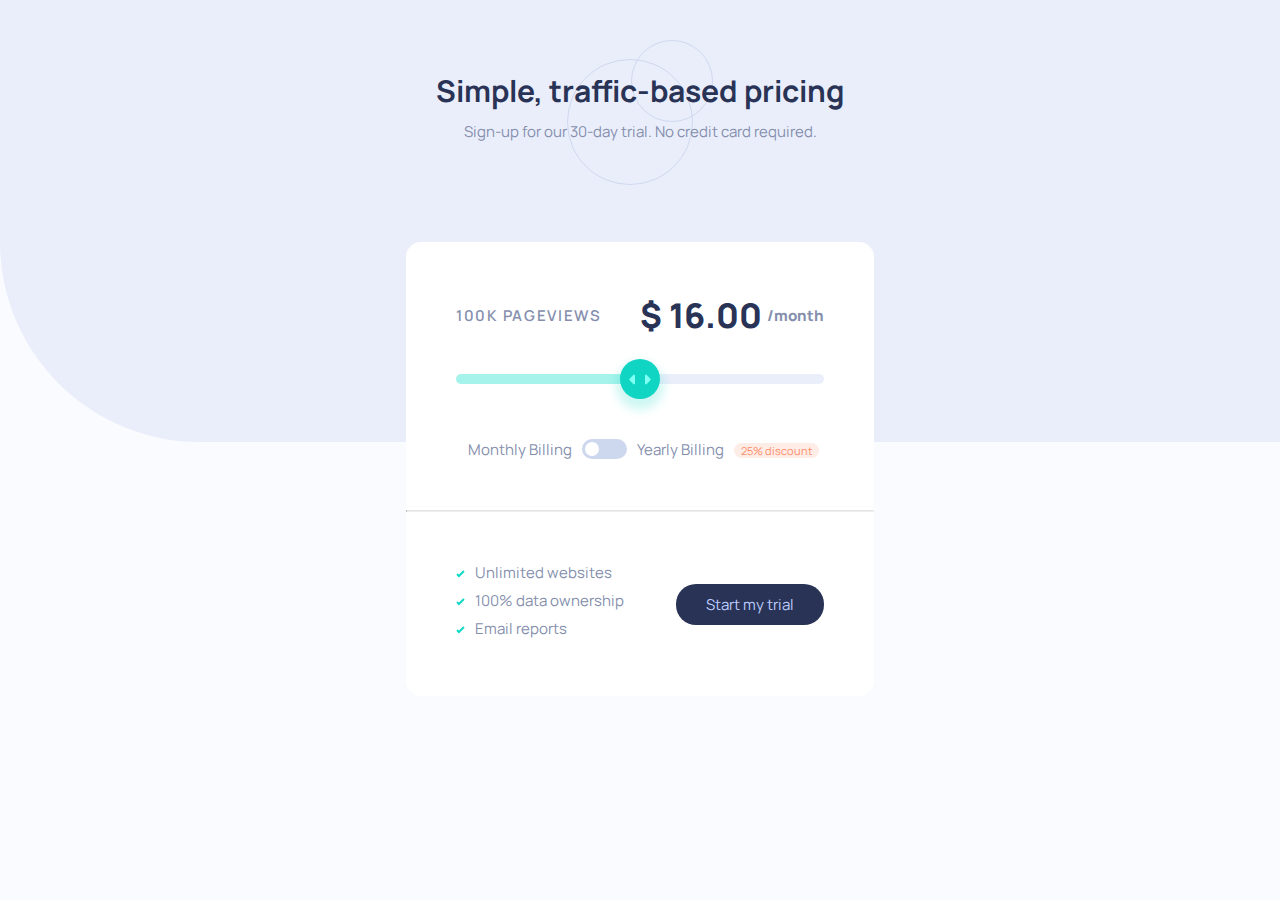
<file: interactive-pricing-component-main/interactive-pricing-component-main/index.html>
<!DOCTYPE html>
<html lang="en">
  <head>
    <meta charset="UTF-8" />
    <meta name="viewport" content="width=device-width, initial-scale=1.0" />

    <link
      rel="icon"
      type="image/png"
      sizes="32x32"
      href="./images/favicon-32x32.png"
    />
    <link rel="stylesheet" href="style.css" />
    <title>Frontend Mentor | Interactive pricing component</title>
  </head>
  <body>
    <div class="title">
      <h1>Simple, traffic-based pricing</h1>
      <p>Sign-up for our 30-day trial. No credit card required.</p>
    </div>
    <div class="container">
      <div class="wrapper">
        <div class="top-content">
          <div class="packages">
            <div class="pv">
              <p><span id="pageView">100k</span> Pageviews</p>
            </div>
            <div class="cst">
              <p>$ <span id="cost">16</span>.00</p>
              <p class="time">/month</p>
            </div>
          </div>
          <div class="range-slider">
            <input
              type="range"
              id="price-slider"
              class="range"
              min="0"
              max="4"
              value="2"
            />
          </div>

          <div class="cst cst2">
            <p>$ <span id="cost2">16</span>.00</p>
            <p class="time">/month</p>
          </div>

          <div class="billing">
            <p>Monthly Billing</p>
            <label class="switch">
              <input type="checkbox" name="billing" id="billing" />
              <span class="toggle-slider"></span>
            </label>
            <p>Yearly Billing</p>
            <p class="discount">25% discount</p>
            <p class="discount discount2">25%</p>
          </div>
        </div>
        <hr />
        <div class="footer">
          <ul>
            <li>
              <img src="images/icon-check.svg" alt="" />Unlimited websites
            </li>
            <li>
              <img src="images/icon-check.svg" alt="" />100% data ownership
            </li>
            <li><img src="images/icon-check.svg" alt="" />Email reports</li>
          </ul>
          <a href="#" class="href">Start my trial</a>
        </div>
      </div>
    </div>
    <script src="script.js"></script>
  </body>
</html>
</file>
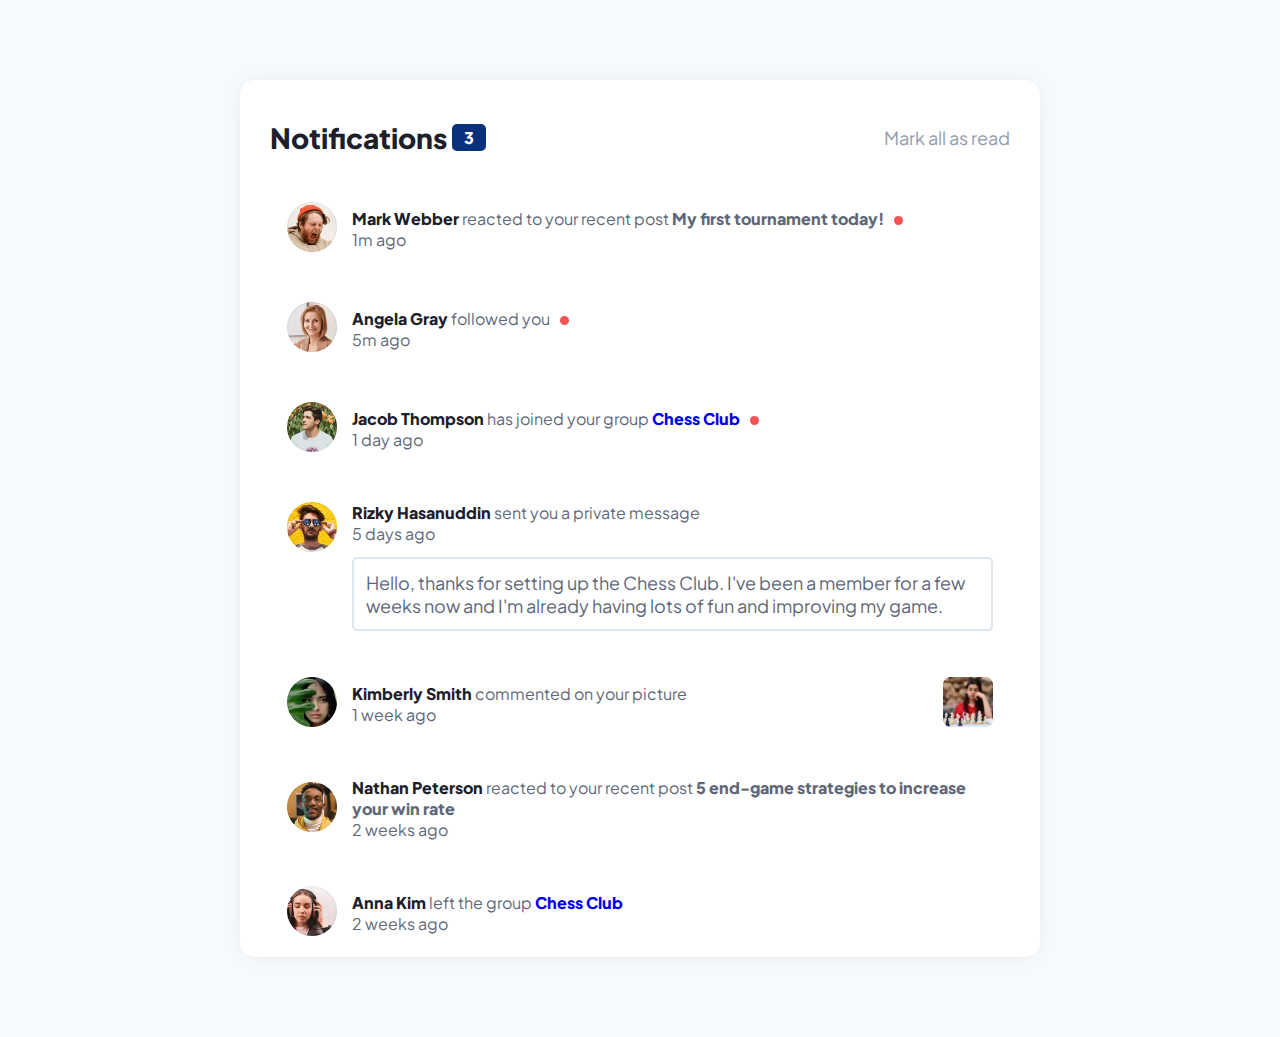
<file: notifications-page-main/notifications-page-main/index.html>
<!DOCTYPE html>
<html lang="en">
  <head>
    <meta charset="UTF-8" />
    <meta name="viewport" content="width=device-width, initial-scale=1.0" />
    <link
      rel="icon"
      type="image/png"
      sizes="32x32"
      href="./assets/images/favicon-32x32.png"
    />
    <link rel="stylesheet" href="style.css" />
    <title>Frontend Mentor | Notifications page</title>
  </head>
  <body>
    <div class="container">
      <div class="wrapper">
        <div class="top-bar">
          <div class="title">
            <p class="title-text">Notifications</p>
            <p class="num" id="num">3</p>
          </div>
          <a href="#" class="read" id="read"> Mark all as read </a>
        </div>
        <div class="notifications">
          <!-- single notifications start -->
          <div class="single-box unseen">
            <div class="avatar">
              <img src="assets/images/avatar-mark-webber.webp" alt="" />
            </div>
            <div class="box-text">
              <p class="notifi">
                <a href="#" class="name">Mark Webber </a> reacted to your recent
                post <a href="#" class="post">My first tournament today! </a
                ><span class="dot"></span>
              </p>
              <p class="time">1m ago</p>
            </div>
          </div>
          <!-- single notifications end -->

          <!-- single notifications start -->
          <div class="single-box unseen">
            <div class="avatar">
              <img src="assets/images/avatar-angela-gray.webp" alt="" />
            </div>
            <div class="box-text">
              <p class="notifi">
                <a href="#" class="name">Angela Gray </a> followed you
                <span class="dot"></span>
              </p>
              <p class="time">5m ago</p>
            </div>
          </div>
          <!-- single notifications end -->

          <!-- single notifications start -->
          <div class="single-box unseen">
            <div class="avatar">
              <img src="assets/images/avatar-jacob-thompson.webp" alt="" />
            </div>
            <div class="box-text">
              <p class="notifi">
                <a href="#" class="name">Jacob Thompson </a> has joined your
                group <a href="#" class="group">Chess Club </a
                ><span class="dot"></span>
              </p>
              <p class="time">1 day ago</p>
            </div>
          </div>
          <!-- single notifications end -->

          <!-- single notifications start -->
          <div class="single-box with-mssg">
            <div class="avatar">
              <img src="assets/images/avatar-rizky-hasanuddin.webp" alt="" />
            </div>
            <div class="box-text">
              <p class="notifi">
                <a href="#" class="name">Rizky Hasanuddin </a> sent you a
                private message
              </p>
              <p class="time">5 days ago</p>
              <div class="message">
                <p>
                  Hello, thanks for setting up the Chess Club. I've been a
                  member for a few weeks now and I'm already having lots of fun
                  and improving my game.
                </p>
              </div>
            </div>
          </div>
          <!-- single notifications end -->

          <!-- single notifications start -->
          <div class="single-box comment">
            <div class="left">
              <div class="avatar">
                <img src="assets/images/avatar-kimberly-smith.webp" alt="" />
              </div>
              <div class="box-text">
                <p class="notifi">
                  <a href="#" class="name">Kimberly Smith </a> commented on your
                  picture
                </p>
                <p class="time">1 week ago</p>
              </div>
            </div>
            <div class="img-box">
              <img src="assets/images/image-chess.webp" alt="" />
            </div>
          </div>
          <!-- single notifications end -->

          <!-- single notifications start -->
          <div class="single-box">
            <div class="avatar">
              <img src="assets/images/avatar-nathan-peterson.webp" alt="" />
            </div>
            <div class="box-text">
              <p class="notifi">
                <a href="#" class="name">Nathan Peterson </a> reacted to your
                recent post
                <a href="#" class="post"
                  >5 end-game strategies to increase your win rate</a
                >
              </p>
              <p class="time">2 weeks ago</p>
            </div>
          </div>
          <!-- single notifications end -->
          <!-- single notifications start -->
          <div class="single-box">
            <div class="avatar">
              <img src="assets/images/avatar-anna-kim.webp" alt="" />
            </div>
            <div class="box-text">
              <p class="notifi">
                <a href="#" class="name">Anna Kim </a> left the group
                <a href="#" class="group">Chess Club</a>
              </p>
              <p class="time">2 weeks ago</p>
            </div>
          </div>
          <!-- single notifications end -->
        </div>
      </div>
    </div>
    <script src="./script.js"></script>
  </body>
</html>
</file>
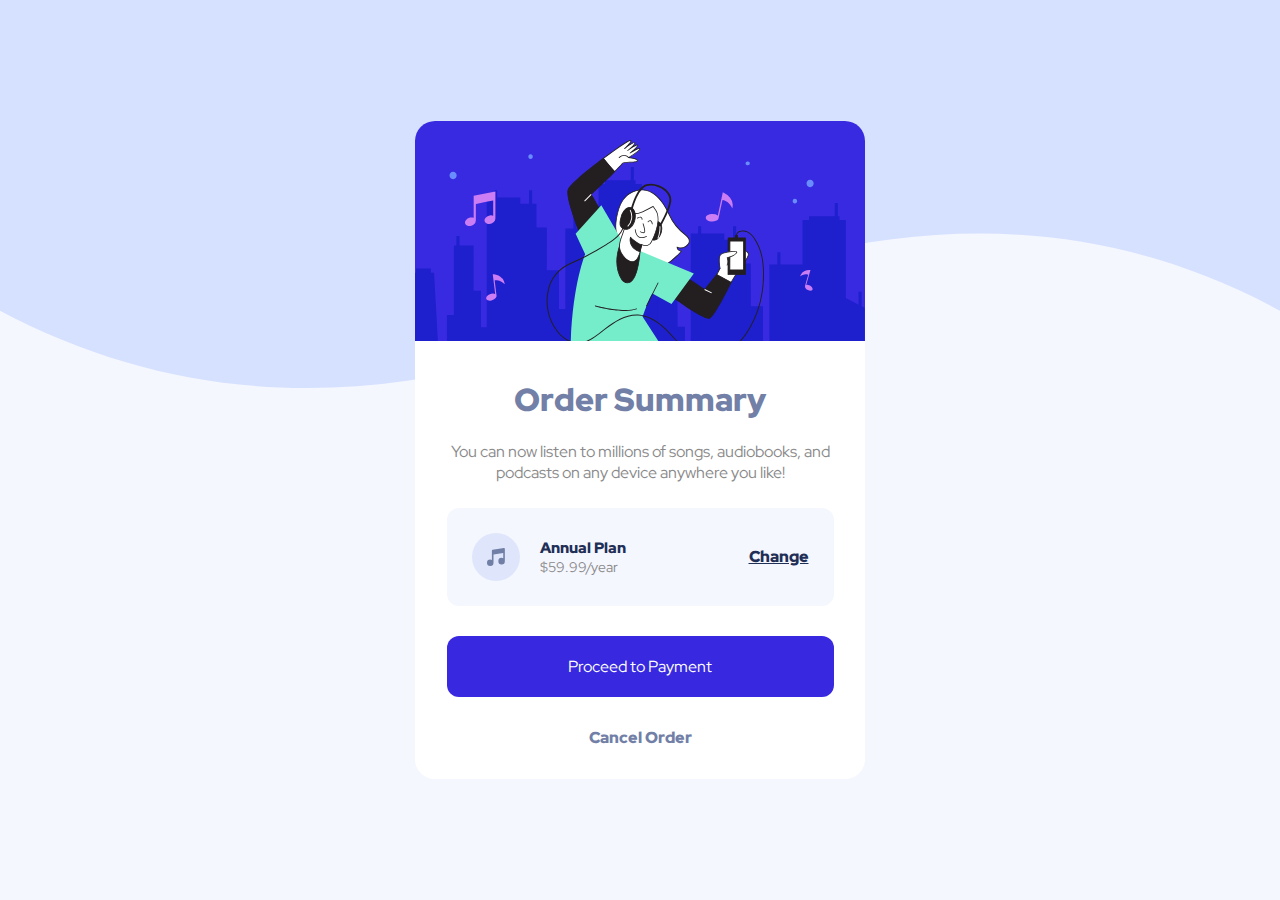
<file: order-summary-component-main/order-summary-component-main/index.html>
<!DOCTYPE html>
<html lang="en">
  <head>
    <meta charset="UTF-8" />
    <meta name="viewport" content="width=device-width, initial-scale=1.0" />
    <link
      rel="icon"
      type="image/png"
      sizes="32x32"
      href="./images/favicon-32x32.png"
    />

    <title>Frontend Mentor | Order summary card</title>
    <link rel="stylesheet" href="style.css" />
  </head>
  <body>
    <div class="container">
      <div class="hero">
        <img src="images/illustration-hero.svg" alt="" />
      </div>
      <div class="text-content">
        <h2 class="title">Order Summary</h2>
        <p class="subtitle">
          You can now listen to millions of songs, audiobooks, and podcasts on
          any device anywhere you like!
        </p>
        <div class="plan-box">
          <div class="plan-box-left">
            <img src="images/icon-music.svg" alt="" />
            <div>
              <h5>Annual Plan</h5>
              <p>$59.99/year</p>
            </div>
          </div>
          <a href="">Change</a>
        </div>
        <a href="" class="proceed-btn">Proceed to Payment</a>
        <a href="" class="cancel-btn">Cancel Order</a>
      </div>
    </div>
  </body>
</html>
</file>
<file: interactive-pricing-component-main/interactive-pricing-component-main/style.css>
@import url("https://fonts.googleapis.com/css2?family=Manrope:wght@200..800&family=Red+Hat+Display:wght@300..900&display=swap");

* {
  margin: 0;
  padding: 0;
}

body {
  font-family: "Manrope", sans-serif;
  background-color: hsl(230, 100%, 99%);
  font-size: 15px;
  color: hsl(225, 20%, 60%);
}

.container {
  max-width: 500px;
  margin: 0 auto;
}

.wrapper {
  background-color: white;
  margin: 1rem;
  border-radius: 15px;
  margin-top: -200px;
}

.title {
  text-align: center;
  padding: 70px 30px 300px;
  background-color: hsl(224, 65%, 95%);
  border-bottom-left-radius: 200px;
  background-image: url(images/pattern-circles.svg);
  background-repeat: no-repeat;
  background-position: center 40px;
}

.title h1 {
  color: hsl(227, 35%, 25%);
  margin-bottom: 10px;
}

.top-content,
.footer {
  padding: 50px;
}

.packages {
  display: flex;
  justify-content: space-between;
  align-items: center;
  margin-bottom: 30px;
}

.packages .pv p {
  text-transform: uppercase;
  letter-spacing: 1.7px;
  font-weight: 600;
}

.cst {
  display: flex;
  align-items: center;
}

.cst p {
  color: hsl(227, 35%, 25%);
  font-size: 34px;
  font-weight: 800;
}

.cst p.time {
  font-size: 15px;
  margin-left: 5px;
  color: hsl(225, 20%, 60%);
}

input#price-slider {
  width: 100%;
  -webkit-appearance: none;
  border-radius: 5px;
  height: 10px;
  background: linear-gradient(
    to right,
    hsl(174, 77%, 80%) 0%,
    hsl(174, 77%, 80%) 50%,
    hsl(224, 65%, 95%) 0%,
    hsl(224, 65%, 95%) 100%
  );
}

input#price-slider::-webkit-slider-thumb {
  -webkit-appearance: none;
  height: 40px;
  width: 40px;
  border-radius: 50%;
  background-color: hsl(174, 86%, 45%);
  background-image: url(images/icon-slider.svg);
  background-repeat: no-repeat;
  background-position: center;
  box-shadow: 0px 7px 10px 4px rgba(16, 213, 194, 0.2);
}

input#price-slider::-webkit-slider-thumb:hover {
  background-color: hsl(174, 77%, 80%);
}

.billing {
  text-align: center;
  margin-top: 50px;
}

.billing p {
  display: inline-block;
  padding: 0 7px;
}

.billing p.discount {
  color: hsl(15, 100%, 70%);
  background-color: hsl(14, 92%, 95%);
  font-size: 11px;
  border-radius: 10px;
}

.switch input {
  opacity: 0;
}

.switch {
  display: inline-block;
  width: 45px;
  height: 20px;
  position: relative;
}

.toggle-slider {
  position: absolute;
  background-color: hsl(223, 50%, 87%);
  top: 0;
  bottom: 0;
  left: 0;
  right: 0;
  border-radius: 25px;
  transition: all 0.2s ease;
}

.toggle-slider:hover {
  background-color: hsl(174, 86%, 45%);
}

.toggle-slider::before {
  content: "";
  position: absolute;
  background-color: white;
  height: 14px;
  width: 14px;
  border-radius: 50%;
  left: 3px;
  top: 3px;
  transition: all 0.4s ease-in-out;
}

.switch input:checked + .toggle-slider:before {
  transform: translateX(25px);
}

.footer {
  display: flex;
  justify-content: space-between;
  align-items: center;
}

.footer a {
  color: hsl(226, 100%, 87%);
  background-color: hsl(227, 35%, 25%);
  text-decoration: none;
  padding: 10px 30px;
  border-radius: 20px;
}

.footer a:hover {
  color: white;
}

.footer ul {
  list-style-type: none;
}

.footer li {
  margin-bottom: 7px;
}

.footer li img {
  padding-right: 10px;
}

hr {
  border-top: 1px solid rgba(0, 0, 0, 0.1);
}

.cst2 {
  display: none;
}

p.discount2 {
  display: none;
}

@media only screen and (max-width: 425px) {
  body {
    font-size: 12px;
  }

  .cst {
    display: none;
  }

  .cst2 {
    display: flex;
    justify-content: center;
    padding-top: 40px;
  }

  .packages {
    flex-direction: column;
  }

  p.discount {
    display: none;
  }

  p.discount2 {
    display: inline-block;
  }

  .top-content,
  .footer {
    padding: 30px;
  }

  .footer {
    flex-direction: column;
    text-align: center;
  }

  .footer a {
    margin-top: 20px;
  }
}
</file>
<file: notifications-page-main/notifications-page-main/style.css>
@import url("https://fonts.googleapis.com/css2?family=Manrope:wght@200..800&family=Plus+Jakarta+Sans:ital,wght@0,200..800;1,200..800&family=Red+Hat+Display:wght@300..900&display=swap");

* {
  margin: 0;
  padding: 0;
}

body {
  font-family: "Plus Jakarta Sans", sans-serif;
  background: hsl(210, 60%, 98%);
  font-size: 16px;
  color: hsl(219, 12%, 42%);
}

.container {
  max-width: 860px;
  margin: 80px auto;
}

.wrapper {
  background-color: white;
  padding: 40px 30px 0;
  margin: 30px;
  border-radius: 15px;
  box-shadow: 0px 0px 26px -13px rgba(0, 0, 0, 0.26);
}

.top-bar {
  display: flex;
  justify-content: space-between;
  align-items: center;
  margin-bottom: 30px;
}

.title {
  display: flex;
  align-items: center;
}

p.title-text {
  color: hsl(224, 21%, 14%);
  font-size: 28px;
  font-weight: 800;
}

p.num {
  color: white;
  background-color: hsl(219, 85%, 26%);
  padding: 3px 12px;
  border-radius: 5px;
  font-weight: 800;
  margin-left: 5px;
}

a.read {
  text-decoration: none;
  color: hsl(219, 14%, 63%);
  font-size: 18px;
}

.single-box {
  padding: 17px;
  margin: 12px 0;
  display: flex;
  align-items: center;
}

.single-box .unseet {
  background-color: hsl(210, 60%, 98%);
  border-radius: 10px;
}

.avatar img {
  width: 50px;
  margin-right: 15px;
}

a {
  text-decoration: none;
}

a.name {
  color: hsl(224, 21%, 14%);
  font-weight: 800;
}

a.post {
  color: hsl(219, 12%, 42%);
  font-weight: 800;
}

a.group {
  font-weight: 800;
}

a.name:hover,
a.post:hover,
a.group:hover,
a.read:hover {
  color: hsl(219, 85%, 26%);
}

span.dot {
  display: inline-block;
  background-color: hsl(1, 90%, 64%);
  height: 9px;
  width: 9px;
  border-radius: 50%;
  margin-left: 7px;
}

.message {
  border: 2px solid hsl(205, 33%, 90%);
  padding: 12px;
  font-size: 18px;
  margin-top: 13px;
  border-radius: 5px;
}

.with-mssg {
  align-items: flex-start;
}

.left {
  display: flex;
  align-items: center;
}

.single-box.comment {
  justify-content: space-between;
}

.img-box img {
  width: 50px;
}

@media only screen and (max-width: 600px) {
  body {
    font-size: 14px;
    line-height: 1.4;
  }

  .container {
    margin: 20px auto;
  }

  .wrapper {
    margin: 10px;
    padding: 25px 15px 0;
  }

  p.title-text {
    font-size: 20px;
  }

  p.num {
    padding: 1px 10px;
    margin-left: 5px;
  }

  a.read {
    font-style: 15px;
  }

  .message p {
    font-size: 14px;
    padding: 9px;
  }
}
</file>
<file: order-summary-component-main/order-summary-component-main/style.css>
@import url("https://fonts.googleapis.com/css2?family=Lexend+Giga:wght@100..900&family=Red+Hat+Display:ital,wght@0,300..900;1,300..900&display=swap");

* {
  margin: 0;
  padding: 0;
  box-sizing: border-box;
}

body {
  font-family: "Red Hat Display", sans-serif;
  min-height: 100vh;
  background-image: url(images/pattern-background-desktop.svg);
  background-repeat: no-repeat;
  background-size: contain;
  background-color: hsl(225, 100%, 98%);
  position: relative;
  font-size: 16px;
}

.container {
  position: absolute;
  left: 50%;
  top: 50%;
  transform: translate(-50%, -50%);
  max-width: 450px;
  background: white;
  border-radius: 20px;
  overflow: hidden;
}

.text-content {
  padding: 7%;
  text-align: center;
}

.title {
  color: hsl(224, 23%, 55%);
  font-weight: 900;
  font-size: 32px;
  margin-bottom: 20px;
}

.text-content p.subtitle {
  color: #8a8a8a;
  margin-bottom: 25px;
}

.plan-box {
  background-color: hsl(225, 100%, 98%);
  border-radius: 12px;
  display: flex;
  padding: 25px;
  align-items: center;
  justify-content: space-between;
}

.plan-box-left {
  display: flex;
  align-items: center;
  text-align: left;
}

.plan-box-left div {
  margin-left: 20px;
}

.plan-box-left div h5 {
  font-weight: 900;
  color: hsl(223, 47%, 23%);
  font-size: 15px;
}

.plan-box-left div p {
  color: #8a8a8a;
  font-size: 14px;
}

.plan-box a {
  color: hsl(223, 47%, 23%);
  font-weight: 900;
}

.plan-box a:hover {
  color: hsl(245, 75%, 52%);
  text-decoration: none;
  transition: color 0.3s ease;
}

a.proceed-btn {
  display: block;
  text-decoration: none;
  color: white;
  background-color: hsl(245, 75%, 52%);
  padding: 20px 0;
  border-radius: 12px;
  margin: 30px 0;
  transition: background-color 0.3s ease;
}

a.proceed-btn:hover {
  background-color: hsl(224, 23%, 55%);
}

a.cancel-btn {
  text-decoration: none;
  color: hsl(224, 23%, 55%);
  font-weight: 900;
  transition: color 0.3s ease;
}

a.cancel-btn:hover {
  color: hsl(223, 47%, 23%);
}

@media only screen and (max-width: 425px) {
  body {
    background-image: url(images/pattern-background-mobile.svg);
    font-size: 14px;
  }

  .container {
    max-width: 87%;
  }

  .title {
    font-size: 23px;
  }

  div.plan-box {
    padding: 12px;
  }

  .plan-box-left div {
    margin-left: 10px;
  }

  a.proceed-btn,
  a.cancel-btn,
  .plan-box a {
    font-size: 13px;
  }

  .text-content {
    padding: 9% 7%;
  }
}
</file>
